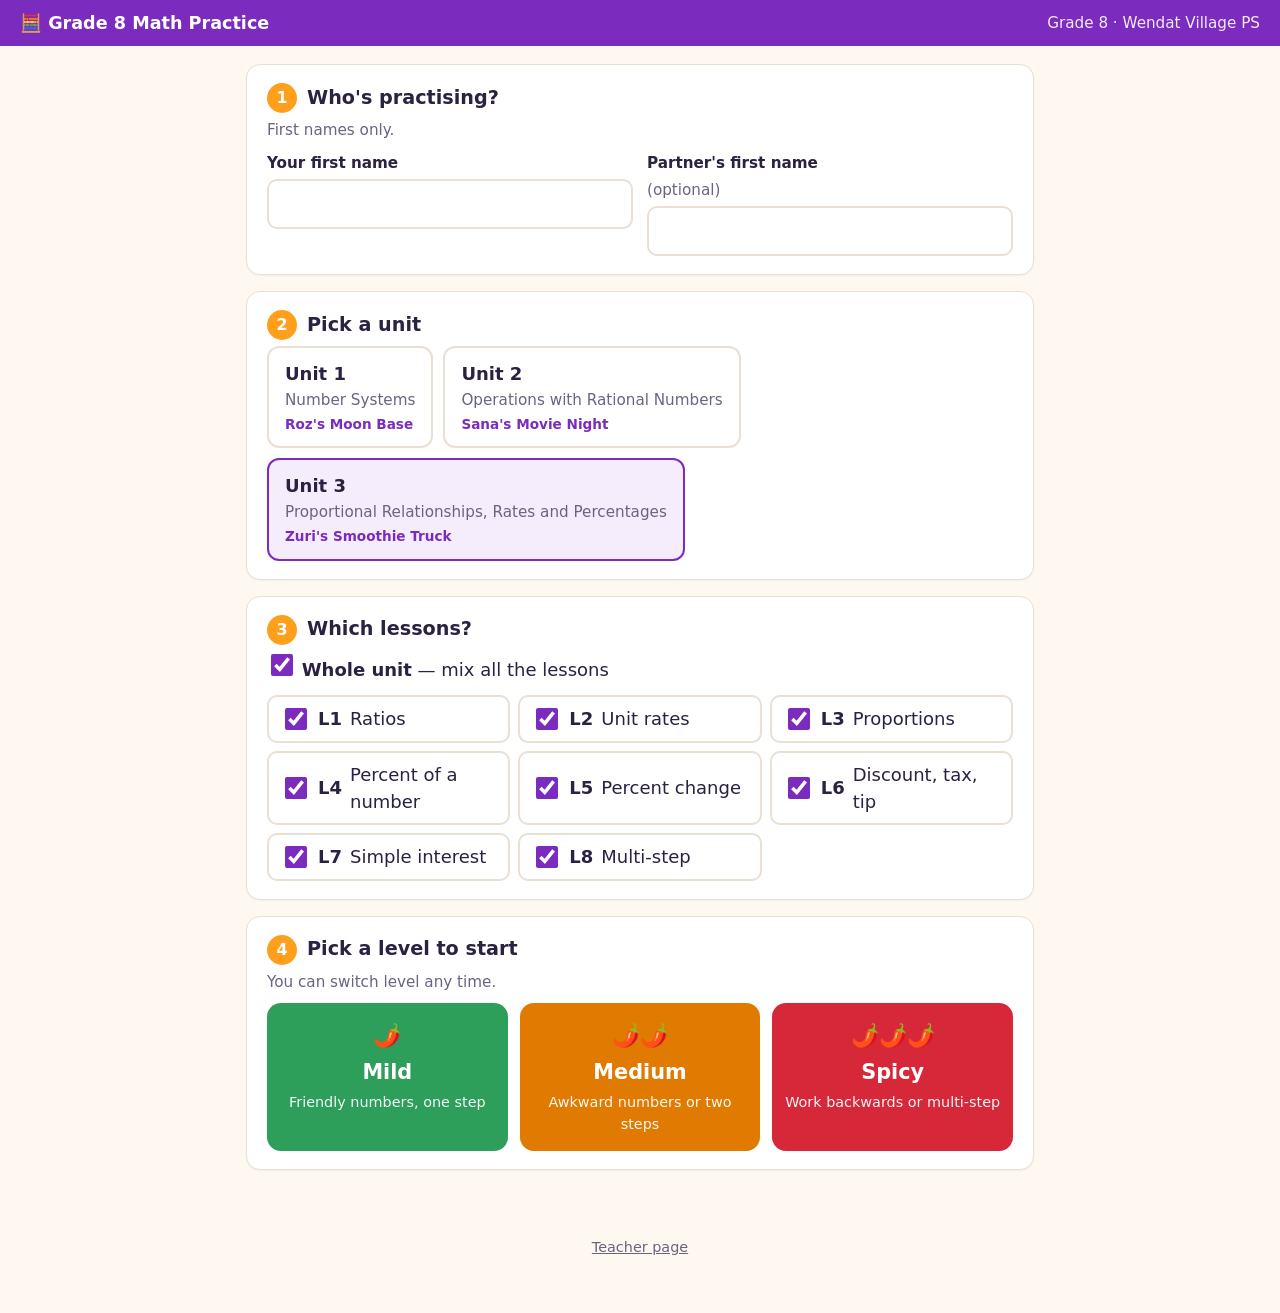
<file: index.html>
<!doctype html>
<html lang="en">
<head>
  <meta charset="utf-8">
  <meta name="viewport" content="width=device-width, initial-scale=1">
  <title>Grade 8 Math Practice</title>
  <link rel="icon" href="data:image/svg+xml,<svg xmlns='http://www.w3.org/2000/svg' viewBox='0 0 100 100'><text y='.9em' font-size='90'>🧮</text></svg>">
  <link rel="stylesheet" href="css/style.css">
</head>
<body>
  <header class="topbar">
    <a class="brand" href="index.html">🧮 Grade 8 Math Practice</a>
    <span class="school">Grade 8 · Wendat Village PS</span>
  </header>

  <main class="wrap">
    <form id="setup" autocomplete="off" novalidate>

      <section class="card mission-card" id="missionCard" hidden>
        <p class="mission-kicker">🎯 Your mission</p>
        <h2 id="missionTitle"></h2>
        <ul class="mission-facts">
          <li><b>Get correct:</b> <span id="missionTargets"></span></li>
          <li><b>Lessons:</b> <span id="missionLessons"></span></li>
          <li><b>Calculator:</b> <span id="missionCalc"></span></li>
        </ul>
      </section>

      <section class="card">
        <h2><span class="num">1</span> Who's practising?</h2>
        <p class="hint">First names only.</p>
        <div class="names">
          <label>Your first name
            <input id="name1" maxlength="20" required>
          </label>
          <label>Partner's first name <span class="opt">(optional)</span>
            <input id="name2" maxlength="20">
          </label>
        </div>
        <p class="hint" id="pairHint" hidden>Working as a pair: one device, and you swap <b>Solver</b> and <b>Checker</b> every question.</p>
      </section>

      <section class="card free-only">
        <h2><span class="num">2</span> Pick a unit</h2>
        <div id="unitList" class="choice-row"></div>
      </section>

      <section class="card free-only">
        <h2><span class="num">3</span> Which lessons?</h2>
        <label class="whole">
          <input type="checkbox" id="wholeUnit" checked> <b>Whole unit</b> — mix all the lessons
        </label>
        <div id="lessonList" class="lesson-grid"></div>
      </section>

      <section class="card free-only">
        <h2><span class="num">4</span> Pick a level to start</h2>
        <p class="hint">You can switch level any time.</p>
        <div id="levelList" class="level-row"></div>
      </section>

      <section class="card mission-only" hidden>
        <button id="startMission" class="btn primary big" type="button">Start the mission →</button>
      </section>
      <p id="formError" class="error" role="alert"></p>
    </form>
    <p class="footer-link"><a href="teacher.html">Teacher page</a></p>
  </main>

  <script src="js/engine.js"></script>
  <script src="units/index.js"></script>
  <script src="js/mission.js"></script>
  <script src="js/start.js"></script>
</body>
</html>
</file>
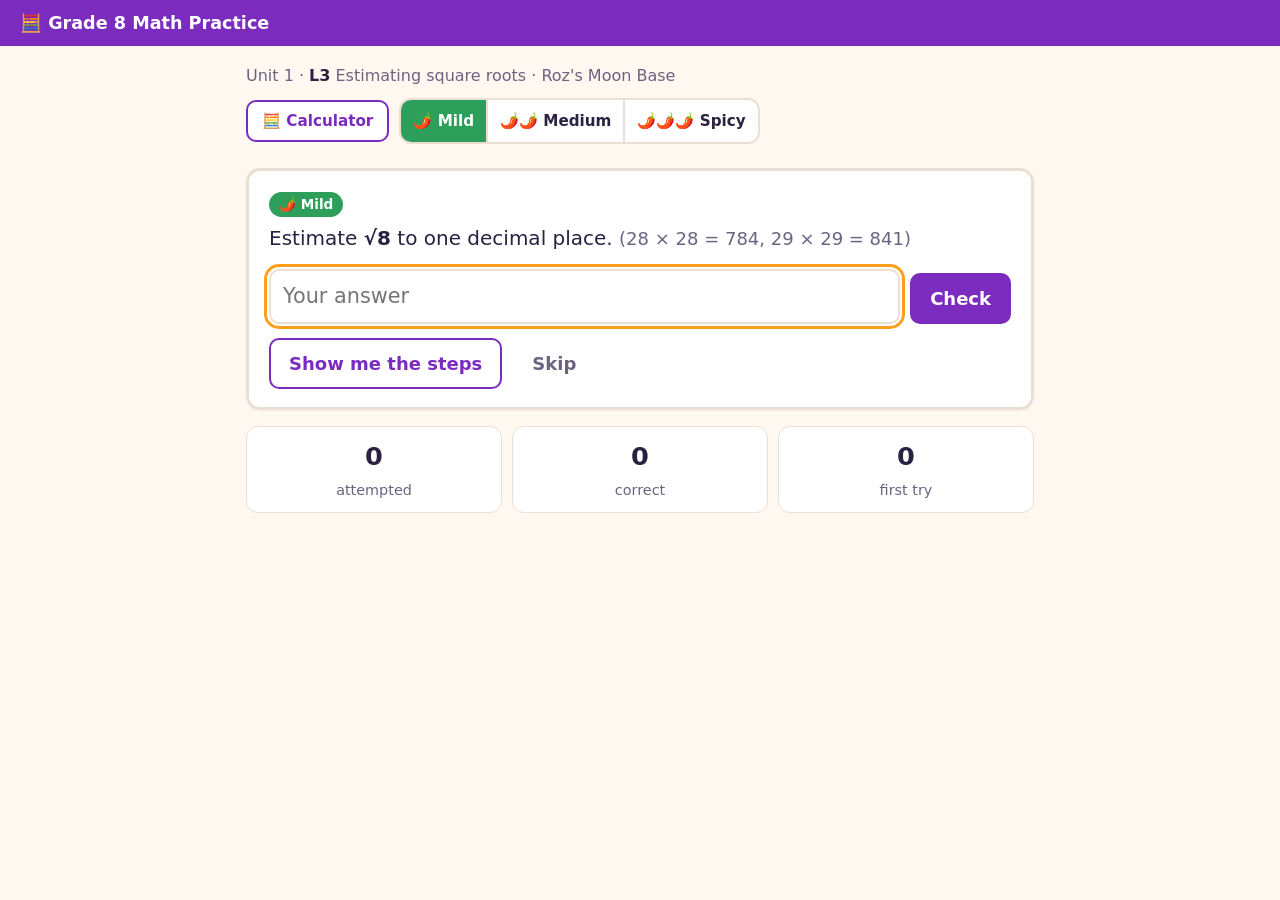
<file: practice.html>
<!doctype html>
<html lang="en">
<head>
  <meta charset="utf-8">
  <meta name="viewport" content="width=device-width, initial-scale=1">
  <title>Practice · Grade 8 Math Practice</title>
  <link rel="icon" href="data:image/svg+xml,<svg xmlns='http://www.w3.org/2000/svg' viewBox='0 0 100 100'><text y='.9em' font-size='90'>🧮</text></svg>">
  <link rel="stylesheet" href="css/style.css">
</head>
<body>
  <header class="topbar">
    <a class="brand" href="index.html">🧮 Grade 8 Math Practice</a>
    <span id="who" class="who"></span>
  </header>

  <main class="wrap" id="layout">
   <div class="col-main">
    <section id="missionBar" class="card mission-bar" hidden aria-label="Mission progress">
      <div class="mb-top">
        <span class="mb-title">🎯 <b id="mbTitle"></b></span>
        <span id="mbCount" class="mb-count"></span>
        <button id="finishBtn" class="btn" type="button">Finish</button>
      </div>
      <div class="progress" role="progressbar" aria-valuemin="0" id="mbBar"><div id="mbFill"></div></div>
    </section>

    <div class="levelbar">
      <span id="lessonLabel" class="lesson-label"></span>
      <div class="levelbar-right">
        <button id="calcToggle" class="btn calc-toggle" type="button" aria-pressed="false">🧮 Calculator</button>
        <div id="levelSwitch" class="seg" role="group" aria-label="Level"></div>
      </div>
    </div>

    <div id="roles" class="roles" hidden></div>

    <article class="card qcard" id="qcard">
      <div id="qmeta" class="qmeta"></div>
      <p id="qtext" class="qtext"></p>

      <form id="answerForm" class="answer" autocomplete="off">
        <div id="inputs" class="inputs"></div>
        <button id="checkBtn" class="btn primary" type="submit">Check</button>
      </form>

      <div id="feedback" class="feedback" aria-live="polite"></div>

      <div class="actions">
        <button id="stepsBtn" class="btn" type="button">Show me the steps</button>
        <button id="skipBtn" class="btn ghost" type="button">Skip</button>
        <button id="nextBtn" class="btn primary" type="button" hidden>Next question →</button>
      </div>

      <div id="steps" class="steps" hidden></div>
    </article>

    <section class="stats" aria-label="Your progress">
      <div><b id="sAtt">0</b><span>attempted</span></div>
      <div><b id="sCor">0</b><span>correct</span></div>
      <div><b id="sFirst">0</b><span>first try</span></div>
    </section>
   </div>
  </main>

  <section id="endScreen" class="end" hidden role="dialog" aria-modal="true" aria-labelledby="endTitle">
    <div class="end-inner">
      <p id="endNames" class="end-names"></p>
      <h1 id="endTitle" class="end-title"></h1>
      <p id="endScore" class="end-score"></p>
      <p id="endBonus" class="end-bonus"></p>
      <div id="endLevels" class="end-levels"></div>
      <p id="endMeta" class="end-meta"></p>
      <p class="end-hint">Show this screen to your teacher.</p>
      <button id="keepGoing" class="btn end-btn" type="button">Keep practising</button>
    </div>
  </section>

  <script src="js/engine.js"></script>
  <script src="units/index.js"></script>
  <script src="js/mission.js"></script>
  <script src="js/config.js"></script>
  <script src="js/tracker.js"></script>
  <script src="js/calculator.js"></script>
  <script src="js/app.js"></script>
</body>
</html>
</file>
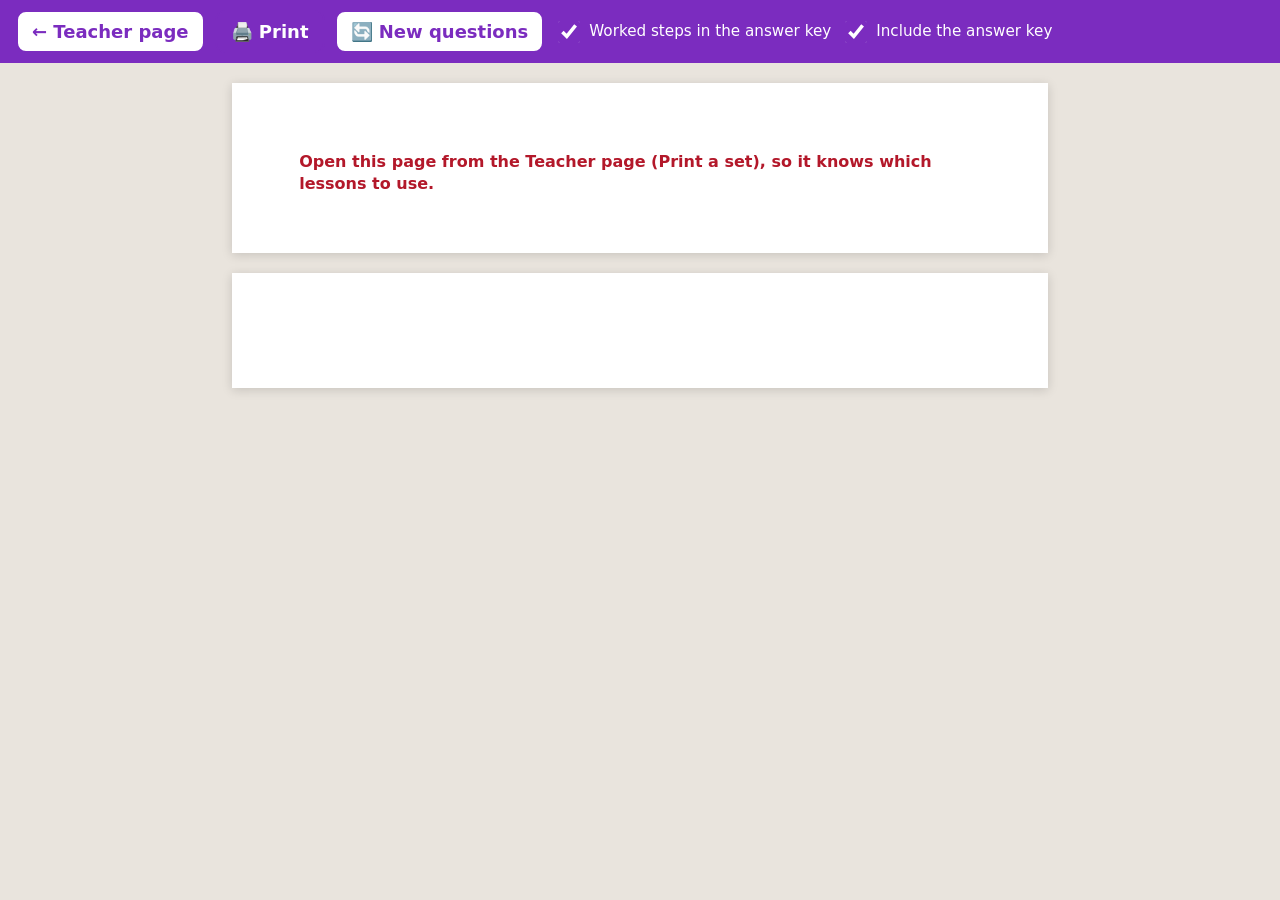
<file: print.html>
<!doctype html>
<html lang="en">
<head>
  <meta charset="utf-8">
  <meta name="viewport" content="width=device-width, initial-scale=1">
  <title>Print a Set · Grade 8 Math Practice</title>
  <link rel="icon" href="data:image/svg+xml,<svg xmlns='http://www.w3.org/2000/svg' viewBox='0 0 100 100'><text y='.9em' font-size='90'>🧮</text></svg>">
  <link rel="stylesheet" href="css/style.css">
  <link rel="stylesheet" href="css/print.css">
</head>
<body class="print-page">
  <div class="print-toolbar no-print">
    <a class="btn" href="teacher.html">← Teacher page</a>
    <button id="printBtn" class="btn primary" type="button">🖨️ Print</button>
    <button id="newBtn" class="btn" type="button">🔄 New questions</button>
    <label><input type="checkbox" id="showSteps" checked> Worked steps in the answer key</label>
    <label><input type="checkbox" id="showKey" checked> Include the answer key</label>
    <span id="printInfo" class="hint"></span>
  </div>

  <main id="sheet" class="sheet"></main>
  <section id="key" class="sheet key-sheet"></section>

  <script src="js/engine.js"></script>
  <script src="units/index.js"></script>
  <script src="js/mission.js"></script>
  <script src="js/print.js"></script>
</body>
</html>
</file>
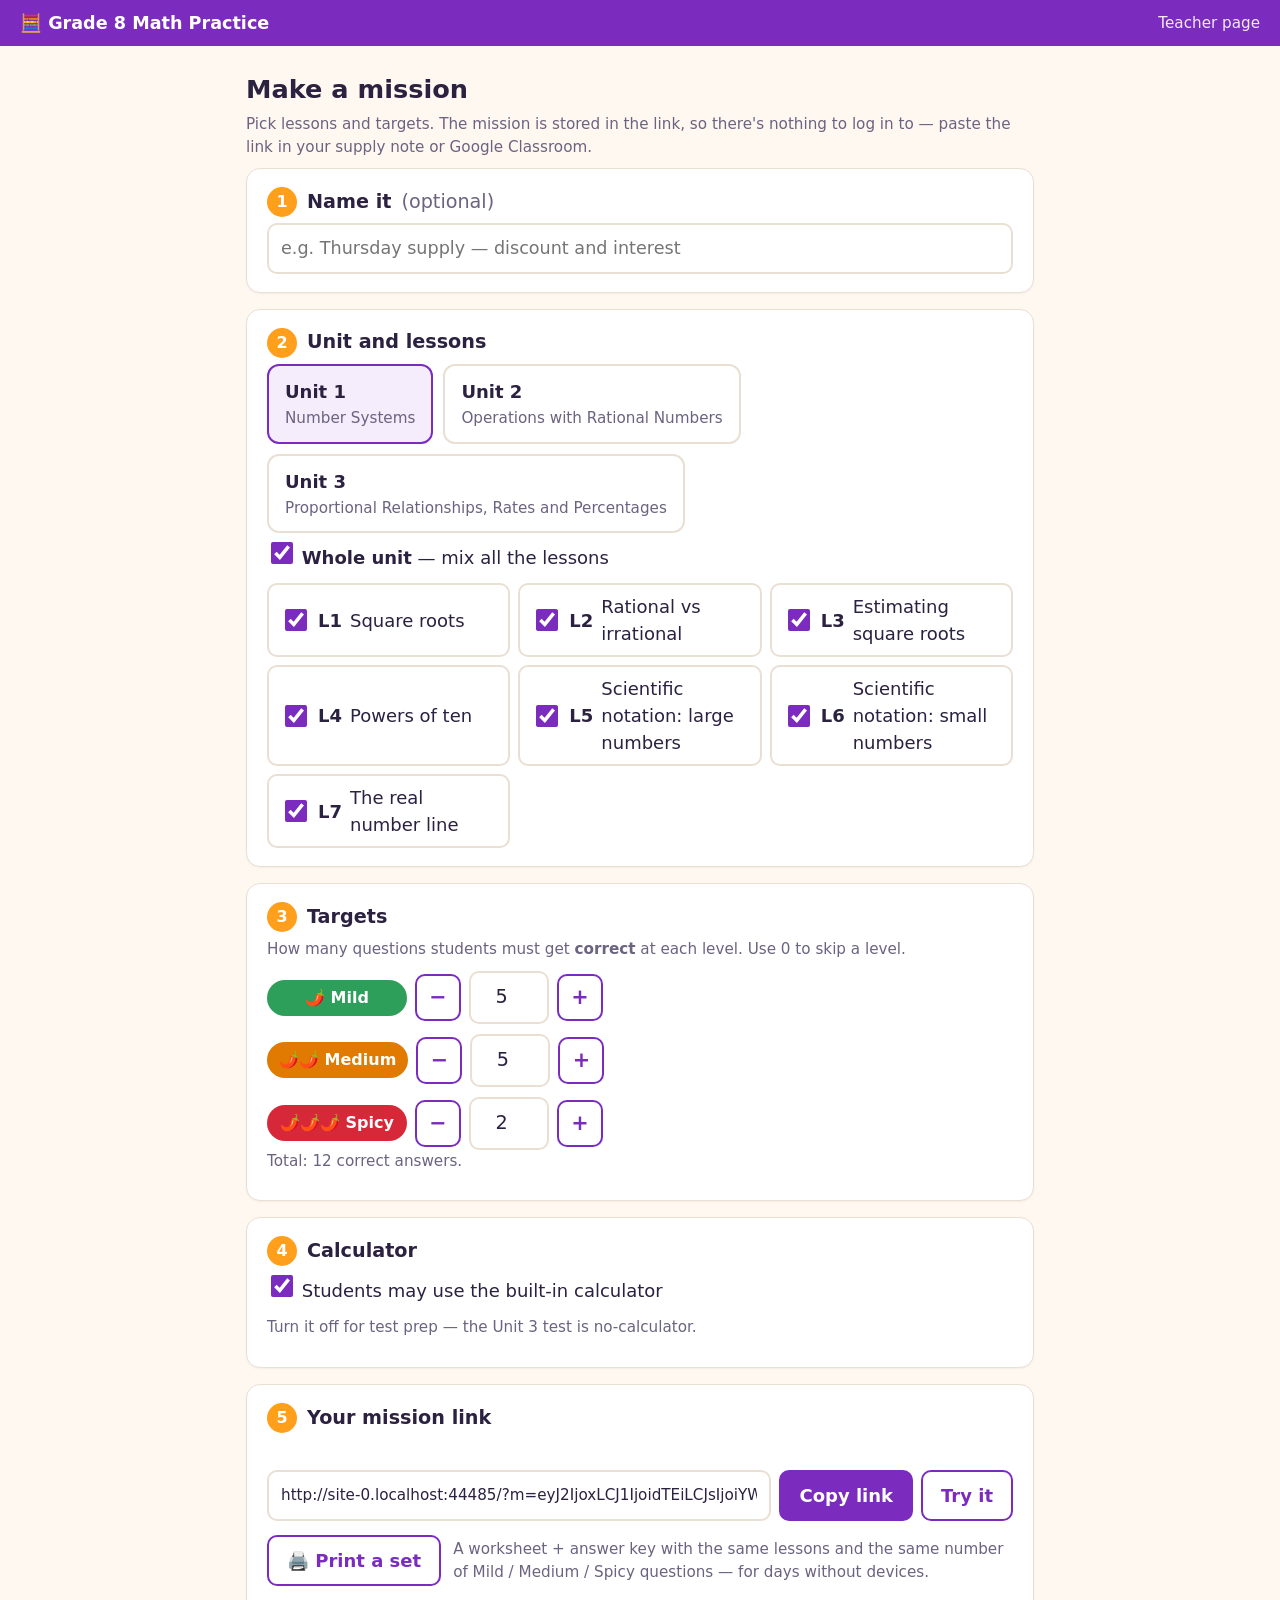
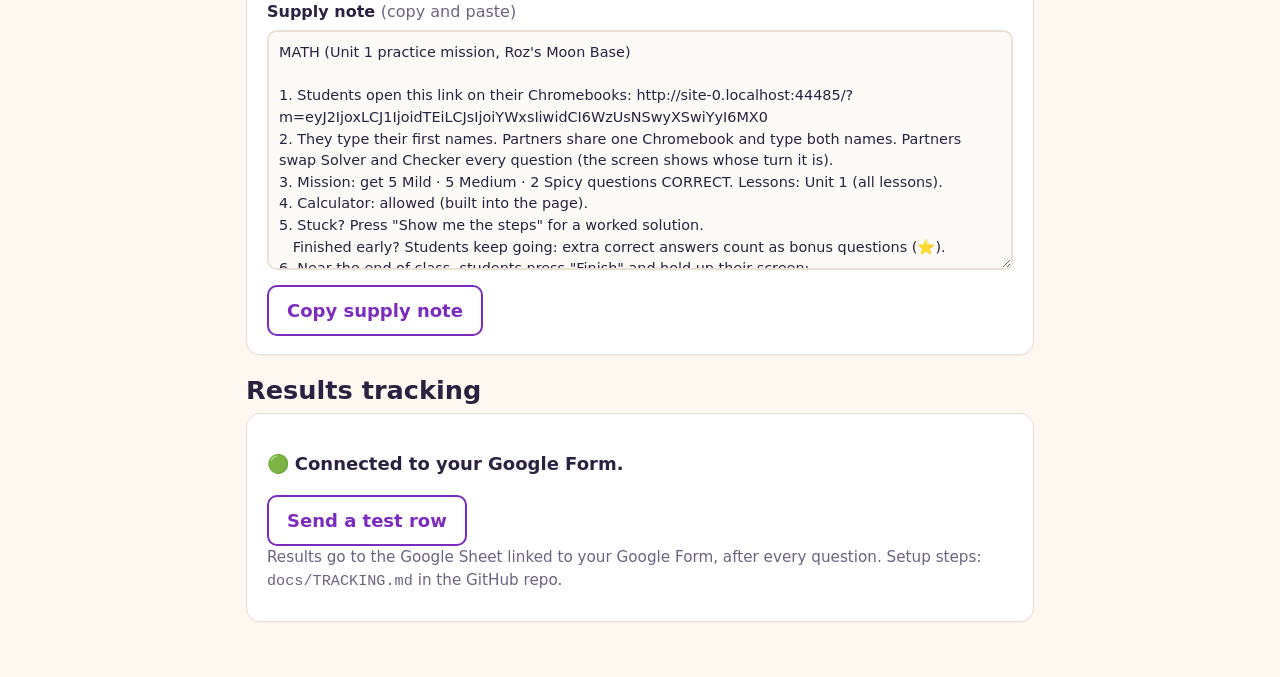
<file: teacher.html>
<!doctype html>
<html lang="en">
<head>
  <meta charset="utf-8">
  <meta name="viewport" content="width=device-width, initial-scale=1">
  <title>Teacher · Grade 8 Math Practice</title>
  <link rel="icon" href="data:image/svg+xml,<svg xmlns='http://www.w3.org/2000/svg' viewBox='0 0 100 100'><text y='.9em' font-size='90'>🧮</text></svg>">
  <link rel="stylesheet" href="css/style.css">
</head>
<body>
  <header class="topbar">
    <a class="brand" href="index.html">🧮 Grade 8 Math Practice</a>
    <span class="school">Teacher page</span>
  </header>

  <main class="wrap">
    <h1 class="page-title">Make a mission</h1>
    <p class="hint">Pick lessons and targets. The mission is stored in the link, so there's nothing to log in to — paste the link in your supply note or Google Classroom.</p>

    <form id="builder" autocomplete="off" onsubmit="return false">
      <section class="card">
        <h2><span class="num">1</span> Name it <span class="opt">(optional)</span></h2>
        <input id="mTitle" maxlength="60" placeholder="e.g. Thursday supply — discount and interest">
      </section>

      <section class="card">
        <h2><span class="num">2</span> Unit and lessons</h2>
        <div id="unitList" class="choice-row"></div>
        <label class="whole"><input type="checkbox" id="wholeUnit" checked> <b>Whole unit</b> — mix all the lessons</label>
        <div id="lessonList" class="lesson-grid"></div>
      </section>

      <section class="card">
        <h2><span class="num">3</span> Targets</h2>
        <p class="hint">How many questions students must get <b>correct</b> at each level. Use 0 to skip a level.</p>
        <div id="targets" class="targets"></div>
        <p class="hint" id="targetTotal"></p>
      </section>

      <section class="card">
        <h2><span class="num">4</span> Calculator</h2>
        <label class="whole"><input type="checkbox" id="calcOn" checked> Students may use the built-in calculator</label>
        <p class="hint">Turn it off for test prep — the Unit 3 test is no-calculator.</p>
      </section>

      <section class="card output">
        <h2><span class="num">5</span> Your mission link</h2>
        <p id="linkError" class="error" role="alert"></p>
        <div class="link-row">
          <input id="mLink" readonly aria-label="Mission link">
          <button id="copyLink" class="btn primary" type="button">Copy link</button>
          <a id="openLink" class="btn" target="_blank" rel="noopener">Try it</a>
        </div>
        <p class="print-row"><a id="printLink" class="btn" target="_blank" rel="noopener">🖨️ Print a set</a>
          <span class="hint">A worksheet + answer key with the same lessons and the same number of Mild / Medium / Spicy questions — for days without devices.</span></p>
        <h3>Supply note <span class="opt">(copy and paste)</span></h3>
        <textarea id="supplyNote" rows="10" readonly aria-label="Supply note"></textarea>
        <button id="copyNote" class="btn" type="button">Copy supply note</button>
        <span id="copied" class="copied" aria-live="polite"></span>
      </section>
    </form>

    <h1 class="page-title">Results tracking</h1>
    <section class="card" id="trackCard">
      <p id="trackStatus"></p>
      <button id="testRow" class="btn" type="button">Send a test row</button>
      <span id="testResult" class="copied" aria-live="polite"></span>
      <p class="hint">Results go to the Google Sheet linked to your Google Form, after every question. Setup steps: <code>docs/TRACKING.md</code> in the GitHub repo.</p>
    </section>
  </main>

  <script src="js/engine.js"></script>
  <script src="units/index.js"></script>
  <script src="js/mission.js"></script>
  <script src="js/config.js"></script>
  <script src="js/tracker.js"></script>
  <script src="js/teacher.js"></script>
</body>
</html>
</file>
<file: css/style.css>
/* Grade 8 Math Practice — one stylesheet for every page */
:root {
  --bg: #fff8f0;
  --card: #ffffff;
  --ink: #2b2140;
  --muted: #6b6380;
  --line: #eadfd3;
  --brand: #7b2cbf;       /* berry */
  --brand-ink: #ffffff;
  --mango: #ff9f1c;
  --mild: #2e9e5b;
  --medium: #e07a00;
  --spicy: #d62839;
  --good-bg: #e3f6ea; --good: #1d7a43;
  --warn-bg: #fff4d6; --warn: #8a5a00;
  --bad-bg: #fde4e6;  --bad: #b3182a;
  --info-bg: #e8f0ff; --info: #2a4d9b;
  --radius: 14px;
}

* { box-sizing: border-box; }
html { -webkit-text-size-adjust: 100%; }
body {
  margin: 0;
  background: var(--bg);
  color: var(--ink);
  font-family: system-ui, -apple-system, "Segoe UI", Roboto, Arial, sans-serif;
  font-size: 18px;
  line-height: 1.5;
}

.sr-only { position: absolute; width: 1px; height: 1px; overflow: hidden; clip: rect(0 0 0 0); }

/* ---------- Top bar ---------- */
.topbar {
  display: flex; align-items: center; justify-content: space-between; gap: 12px; flex-wrap: wrap;
  padding: 10px 20px;
  background: var(--brand); color: var(--brand-ink);
}
.brand { color: inherit; text-decoration: none; font-weight: 700; font-size: 1.1rem; }
.school, .who { opacity: .9; font-size: .95rem; }
.who { font-weight: 600; }

.wrap { max-width: 820px; margin: 0 auto; padding: 18px 16px 40px; }

/* ---------- Cards ---------- */
.card {
  background: var(--card);
  border: 1px solid var(--line);
  border-radius: var(--radius);
  padding: 18px 20px;
  margin-bottom: 16px;
  box-shadow: 0 1px 2px rgba(43,33,64,.05);
}
.card h2 { margin: 0 0 6px; font-size: 1.2rem; display: flex; align-items: center; gap: 10px; }
.num {
  display: inline-grid; place-items: center;
  width: 30px; height: 30px; border-radius: 50%;
  background: var(--mango); color: #fff; font-size: 1rem;
}
.hint { color: var(--muted); margin: 0 0 10px; font-size: .95rem; }
.opt { color: var(--muted); font-weight: 400; }
.error { color: var(--bad); font-weight: 600; min-height: 1.5em; margin: 10px 0 0; }

/* ---------- Inputs and buttons ---------- */
input[type=text], input[type=number], input:not([type]) {
  font: inherit; font-size: 1.1rem;
  padding: 10px 12px; border: 2px solid var(--line); border-radius: 10px;
  width: 100%; background: #fff; color: var(--ink);
}
input:focus-visible, button:focus-visible, a:focus-visible { outline: 3px solid var(--mango); outline-offset: 2px; }

.names { display: grid; grid-template-columns: 1fr 1fr; gap: 14px; }
.names label { display: flex; flex-direction: column; gap: 4px; font-weight: 600; font-size: .95rem; }
@media (max-width: 560px) { .names { grid-template-columns: 1fr; } }

.btn {
  font: inherit; font-weight: 600;
  padding: 10px 18px; min-height: 46px;
  border-radius: 10px; border: 2px solid var(--brand);
  background: #fff; color: var(--brand); cursor: pointer;
}
.btn:hover { background: #f5ecfc; }
.btn.primary { background: var(--brand); color: #fff; }
.btn.primary:hover { background: #6a22a8; }
.btn.ghost { border-color: transparent; color: var(--muted); }
.btn:disabled { opacity: .5; cursor: default; }

/* unit choice */
.choice-row { display: flex; flex-wrap: wrap; gap: 10px; }
.choice {
  font: inherit; text-align: left; cursor: pointer;
  display: flex; flex-direction: column; gap: 2px;
  padding: 12px 16px; border-radius: 12px;
  border: 2px solid var(--line); background: #fff; color: var(--ink);
}
.choice span { color: var(--muted); font-size: .95rem; }
.choice.selected { border-color: var(--brand); background: #f5ecfc; }

/* lesson checkboxes */
.whole { display: block; margin: 6px 0 12px; }
.lesson-grid { display: grid; grid-template-columns: repeat(auto-fill, minmax(220px, 1fr)); gap: 8px; }
.lesson {
  display: flex; align-items: center; gap: 8px;
  padding: 8px 12px; border: 2px solid var(--line); border-radius: 10px; cursor: pointer;
}
.lesson.soon { opacity: .5; cursor: default; }
.lesson em { font-size: .8rem; color: var(--muted); margin-left: auto; }
input[type=checkbox] { width: 22px; height: 22px; accent-color: var(--brand); flex: none; }

/* level buttons on start page */
.level-row { display: grid; grid-template-columns: repeat(3, 1fr); gap: 12px; }
@media (max-width: 560px) { .level-row { grid-template-columns: 1fr; } }
.level-btn {
  font: inherit; cursor: pointer; color: #fff; border: 0; border-radius: 14px;
  padding: 16px 12px; display: flex; flex-direction: column; align-items: center; gap: 4px;
}
.level-btn b { font-size: 1.3rem; }
.level-btn span:last-child { font-size: .9rem; opacity: .95; text-align: center; }
.level-btn .icon { font-size: 1.4rem; }
.level-btn.level-mild { background: var(--mild); }
.level-btn.level-medium { background: var(--medium); }
.level-btn.level-spicy { background: var(--spicy); }
.level-btn:hover { filter: brightness(1.08); }

/* ---------- Practice screen ---------- */
.levelbar {
  display: flex; align-items: center; justify-content: space-between; gap: 10px; flex-wrap: wrap;
  margin-bottom: 12px;
}
.lesson-label { font-size: 1rem; color: var(--muted); }
.lesson-label b { color: var(--ink); }

.seg { display: inline-flex; border-radius: 12px; overflow: hidden; border: 2px solid var(--line); background: #fff; }
.seg-btn {
  font: inherit; font-weight: 600; font-size: .95rem;
  border: 0; background: transparent; color: var(--ink); padding: 8px 12px; min-height: 42px; cursor: pointer;
}
.seg-btn + .seg-btn { border-left: 2px solid var(--line); }
.seg-btn.on.level-mild { background: var(--mild); color: #fff; }
.seg-btn.on.level-medium { background: var(--medium); color: #fff; }
.seg-btn.on.level-spicy { background: var(--spicy); color: #fff; }

.roles {
  display: flex; gap: 10px; flex-wrap: wrap; margin-bottom: 12px;
}
.roles span {
  background: #fff; border: 2px dashed var(--mango); border-radius: 10px; padding: 6px 12px;
}

.qcard { border-width: 3px; transition: border-color .2s; }
.qcard.good { border-color: var(--good); }
.qcard.bad { border-color: var(--bad); }
.qmeta { margin-bottom: 6px; }
.tag { display: inline-block; font-size: .85rem; font-weight: 700; color: #fff; border-radius: 999px; padding: 2px 10px; }
.tag.level-mild { background: var(--mild); }
.tag.level-medium { background: var(--medium); }
.tag.level-spicy { background: var(--spicy); }
.qtext { font-size: 1.25rem; margin: 6px 0 16px; }

.answer { display: flex; gap: 10px; }
.answer input { flex: 1; font-size: 1.3rem; }
.answer input:disabled { background: #f6f3ef; }

.feedback { margin: 12px 0 0; padding: 0; border-radius: 10px; }
.feedback:empty { display: none; }
.feedback.good { background: var(--good-bg); color: var(--good); padding: 10px 14px; }
.feedback.warn { background: var(--warn-bg); color: var(--warn); padding: 10px 14px; }
.feedback.bad { background: var(--bad-bg); color: var(--bad); padding: 10px 14px; }
.feedback.info { background: var(--info-bg); color: var(--info); padding: 10px 14px; }

.actions { display: flex; gap: 10px; flex-wrap: wrap; margin-top: 14px; }
.actions #nextBtn { margin-left: auto; }

.steps { margin-top: 16px; border-top: 2px dashed var(--line); padding-top: 14px; }
.steps ol { margin: 10px 0 0; padding-left: 1.4em; }
.steps li { margin-bottom: 8px; }
.keymove {
  background: #f5ecfc; border-left: 5px solid var(--brand); border-radius: 8px; padding: 10px 14px;
}
.keymove span { display: block; font-weight: 700; font-size: .85rem; color: var(--brand); text-transform: uppercase; letter-spacing: .04em; }
.note { color: var(--muted); font-size: .9em; }

.stats { display: grid; grid-template-columns: repeat(3, 1fr); gap: 10px; }
.stats div { background: #fff; border: 1px solid var(--line); border-radius: 12px; padding: 10px; text-align: center; }
.stats b { display: block; font-size: 1.6rem; }
.stats span { color: var(--muted); font-size: .9rem; }

/* ---------- Calculator ---------- */
.levelbar-right { display: flex; align-items: center; gap: 10px; flex-wrap: wrap; }
.calc-toggle { min-height: 42px; padding: 6px 14px; font-size: .95rem; }
.calc-toggle.on { background: var(--brand); color: #fff; }

.wrap.with-calc { max-width: 1180px; display: grid; grid-template-columns: minmax(0, 1fr) 300px; gap: 20px; align-items: start; }
.col-main { min-width: 0; }

.calc { position: sticky; top: 16px; padding: 14px; margin: 0; }
.calc[hidden] { display: none; }
.calc-head { display: flex; justify-content: space-between; align-items: center; margin-bottom: 8px; }
.calc-x { font: inherit; border: 0; background: transparent; font-size: 1.2rem; cursor: pointer; color: var(--muted); padding: 4px 8px; border-radius: 8px; }
.calc-x:hover { background: #f5ecfc; }
.calc-hist { list-style: none; margin: 0 0 6px; padding: 0; font-family: ui-monospace, Menlo, Consolas, monospace; font-size: .85rem; color: var(--muted); text-align: right; min-height: 1.3em; }
.calc-hist li { white-space: nowrap; overflow: hidden; text-overflow: ellipsis; }
.calc .calc-in { font-family: ui-monospace, Menlo, Consolas, monospace; font-size: 1.25rem; text-align: right; padding: 8px 10px; }
.calc-out { text-align: right; min-height: 1.5em; color: var(--muted); font-family: ui-monospace, Menlo, Consolas, monospace; margin: 2px 0 8px; }
.calc-out.err { color: var(--bad); font-family: inherit; font-size: .9rem; }
.calc-keys { display: grid; grid-template-columns: repeat(4, 1fr); gap: 6px; }
.ck {
  font: inherit; font-size: 1.15rem; font-weight: 600; min-height: 46px;
  border: 1px solid var(--line); border-radius: 10px; background: #fbf8f5; color: var(--ink); cursor: pointer;
}
.ck:hover { background: #f1ebe4; }
.ck:active { transform: translateY(1px); }
.ck.op { background: #f5ecfc; color: var(--brand); }
.ck.fn { background: #eef0f4; color: var(--muted); }
.ck.eq { background: var(--brand); color: #fff; border-color: var(--brand); }
.calc-row { display: grid; grid-template-columns: 1fr 3fr; gap: 6px; margin-top: 6px; }
.calc-use { font-size: .95rem; padding: 8px; }

/* narrow screens: calculator slides up from the bottom */
@media (max-width: 899px) {
  .wrap.with-calc { display: block; padding-bottom: 470px; }
  .calc { position: fixed; left: 0; right: 0; bottom: 0; top: auto; max-width: 420px; margin: 0 auto; border-radius: 16px 16px 0 0; box-shadow: 0 -6px 24px rgba(43,33,64,.18); z-index: 10; }
}
@media (max-width: 899px) {
  .wrap.with-calc { padding-bottom: 400px; }
  .calc { padding: 10px 12px; }
  .ck { min-height: 38px; font-size: 1.05rem; }
  .calc-hist { display: none; }
}

/* ---------- Answer boxes ---------- */
.answer { align-items: flex-end; }
.inputs { flex: 1; display: flex; gap: 10px; flex-wrap: wrap; min-width: 0; }
.ans-wrap { flex: 1; display: flex; flex-direction: column; gap: 4px; min-width: 140px; position: relative; }
.inputs:not(.multi) .ans-wrap { flex-direction: row; align-items: center; }
.ans-label { font-weight: 600; font-size: .95rem; }
.ans-input { font-size: 1.3rem !important; }
.inputs:not(.multi) .ans-input { flex: 1; }
.ans-unit { color: var(--muted); font-size: .95rem; }
.inputs.multi .ans-unit { position: absolute; right: 12px; bottom: 12px; pointer-events: none; }
.ans-input.ok { border-color: var(--good); background: var(--good-bg); }
.ans-input.no { border-color: var(--bad); background: var(--bad-bg); }
.ans-input:disabled { background: #f6f3ef; }

/* ---------- Missions ---------- */
.mission-card { border: 3px solid var(--mango); background: #fff6e8; }
.mission-kicker { margin: 0; font-weight: 700; color: var(--medium); text-transform: uppercase; letter-spacing: .05em; font-size: .85rem; }
.mission-card h2 { font-size: 1.4rem; margin: 2px 0 8px; }
.mission-facts { margin: 0; padding-left: 1.2em; }
.btn.big { width: 100%; font-size: 1.25rem; min-height: 60px; }
.footer-link { text-align: center; font-size: .9rem; margin-top: 24px; }
.footer-link a { color: var(--muted); }

.mission-bar { padding: 12px 16px; border: 2px solid var(--mango); }
.mb-top { display: flex; align-items: center; gap: 12px; flex-wrap: wrap; margin-bottom: 8px; }
.mb-title { flex: 1; min-width: 0; }
.mb-count { font-weight: 700; font-size: 1.1rem; }
.mb-top .btn { min-height: 38px; padding: 4px 14px; }
.progress { height: 16px; background: #f1e7dc; border-radius: 999px; overflow: hidden; }
.progress > div { height: 100%; width: 0; background: linear-gradient(90deg, var(--mango), var(--medium)); border-radius: 999px; transition: width .4s; }
.mission-bar.complete .progress > div { background: var(--good); }
.lvcount { font-weight: 600; opacity: .85; margin-left: 2px; }
.seg-btn:disabled { opacity: .35; cursor: not-allowed; }
.level-done { margin-top: 6px; font-weight: 700; }

/* End screen: big and colour-coded so a supply teacher can check from across the room */
.end {
  position: fixed; inset: 0; z-index: 50; overflow-y: auto;
  display: flex; align-items: center; justify-content: center; text-align: center;
  color: #fff; padding: 24px 16px;
}
.end[hidden] { display: none; }
.end.green { background: #1d7a43; }
.end.yellow { background: #f2b705; color: #2b2140; }
.end.red { background: #c0392b; }
.end-inner { max-width: 900px; }
.end-names { font-size: clamp(1.8rem, 5vw, 3.2rem); font-weight: 800; margin: 0 0 4px; }
.end-title { font-size: clamp(2rem, 6vw, 4rem); margin: 0; line-height: 1.1; }
.end-score { font-size: clamp(5rem, 20vw, 12rem); font-weight: 900; margin: 0; line-height: 1; letter-spacing: -.02em; }
.end-levels { display: flex; flex-wrap: wrap; gap: 10px; justify-content: center; margin: 16px 0; }
.end-levels span { background: rgba(255,255,255,.2); border-radius: 999px; padding: 6px 16px; font-size: 1.2rem; font-weight: 700; }
.end.yellow .end-levels span { background: rgba(43,33,64,.12); }
.end-meta { font-size: 1.05rem; opacity: .95; }
.end-hint { font-size: 1.1rem; font-weight: 700; margin: 18px 0; }
.end-btn { background: rgba(255,255,255,.95); color: var(--ink); border-color: transparent; }
body.end-open { overflow: hidden; }

/* Teacher page */
.page-title { margin: 6px 0 4px; font-size: 1.6rem; }
.targets { display: grid; gap: 10px; }
.target { display: flex; align-items: center; gap: 8px; }
.target .tag { min-width: 140px; text-align: center; font-size: 1rem; padding: 6px 12px; }
.target input { width: 80px; text-align: center; font-size: 1.2rem; }
.btn.step { min-width: 46px; padding: 6px 0; font-size: 1.3rem; }
.link-row { display: flex; gap: 8px; flex-wrap: wrap; margin-bottom: 14px; }
.link-row input { flex: 1; min-width: 220px; font-size: .95rem; }
.link-row a.btn { text-decoration: none; display: inline-flex; align-items: center; }
.link-row a[aria-disabled="true"] { opacity: .4; pointer-events: none; }
.output h3 { font-size: 1rem; margin: 6px 0; }
.output textarea { width: 100%; font: inherit; font-size: .9rem; padding: 10px; border: 2px solid var(--line); border-radius: 10px; margin-bottom: 8px; background: #fcfaf7; color: var(--ink); }
.copied { color: var(--good); font-weight: 700; margin-left: 10px; }
.print-row { display: flex; align-items: center; gap: 12px; flex-wrap: wrap; margin: 0 0 14px; }
.print-row a.btn { text-decoration: none; display: inline-flex; align-items: center; white-space: nowrap; }
.print-row a[aria-disabled="true"] { opacity: .4; pointer-events: none; }
.print-row .hint { margin: 0; flex: 1; min-width: 220px; }
.end-bonus { font-size: clamp(1.4rem, 4vw, 2.2rem); font-weight: 800; margin: 4px 0 0; }
.end-bonus:empty { display: none; }

/* Choice answers (Rational / Irrational, <  >  =) */
.choices { display: flex; flex-wrap: wrap; gap: 10px; }
.choice-btn { min-width: 110px; font-size: 1.15rem; }
.choice-btn.picked { background: var(--brand); color: #fff; }
.inputs .ans-wrap:has(.choices) { flex-direction: column; align-items: flex-start; }
/* keep fractions like 2 1/3 on one line */
.fr { white-space: nowrap; }
.choice .story { color: var(--brand); font-size: .85rem; font-weight: 600; }
.lesson-label .story { color: var(--muted); }
</file>
<file: css/print.css>
/* Worksheet + answer key ("Print a set") */
.print-page { background: #e9e4dd; }
.print-toolbar {
  position: sticky; top: 0; z-index: 5; display: flex; flex-wrap: wrap; gap: 10px; align-items: center;
  padding: 10px 16px; background: var(--brand); color: #fff;
}
.print-toolbar .btn { min-height: 40px; padding: 6px 14px; text-decoration: none; }
.print-toolbar label { display: inline-flex; align-items: center; gap: 6px; font-size: .95rem; }
.print-toolbar .hint { color: #fff; opacity: .9; margin: 0; }

.sheet {
  background: #fff; color: #000; max-width: 8.5in; margin: 20px auto; padding: .6in .7in;
  box-shadow: 0 2px 10px rgba(0,0,0,.15); font-size: 12pt; line-height: 1.4;
}
.sheet[hidden] { display: none; }
.p-head { border-bottom: 2px solid #000; margin-bottom: 12px; padding-bottom: 6px; }
.p-name { display: flex; justify-content: space-between; gap: 20px; margin-bottom: 10px; }
.p-head h1 { font-size: 18pt; margin: 0; }
.p-sub { margin: 2px 0 0; font-size: 10pt; color: #333; }
.blank { display: inline-block; min-width: 1.4in; border-bottom: 1px solid #000; height: 1em; vertical-align: bottom; }
.blank.long { min-width: 2.6in; }

.p-level { font-size: 13pt; margin: 16px 0 6px; padding: 3px 10px; border-left: 6px solid; background: #f4f4f4; }
.p-level small { font-weight: 400; font-size: 9.5pt; color: #444; }
.p-level.level-mild { border-color: var(--mild); }
.p-level.level-medium { border-color: var(--medium); }
.p-level.level-spicy { border-color: var(--spicy); }

.p-q, .k-q { display: flex; gap: 10px; break-inside: avoid; page-break-inside: avoid; margin-bottom: 10px; }
.p-num { flex: none; width: 26px; height: 26px; border: 1.5px solid #000; border-radius: 50%; display: grid; place-items: center; font-weight: 700; font-size: 11pt; }
.p-body { flex: 1; min-width: 0; }
.p-tag { margin: 0; font-size: 8.5pt; color: #555; text-transform: uppercase; letter-spacing: .04em; }
.p-text { margin: 2px 0 4px; }
.p-work { height: 1.3in; border: 1px dashed #aaa; border-radius: 6px; margin-bottom: 6px; }
.p-answer { display: flex; flex-wrap: wrap; gap: 8px 24px; justify-content: flex-end; }
.sheet .note { color: #444; }

.key-sheet .k-ans { margin: 2px 0; font-weight: 700; font-size: 12.5pt; }
.k-steps { margin: 0 0 4px; padding-left: 1.2em; font-size: 10pt; color: #222; }
.k-steps li { margin-bottom: 1px; }

@media print {
  @page { size: letter; margin: .5in; }
  .no-print { display: none !important; }
  .print-page { background: #fff; }
  .sheet { box-shadow: none; margin: 0; padding: 0; max-width: none; }
  .key-sheet { break-before: page; page-break-before: always; }
  .p-level { -webkit-print-color-adjust: exact; print-color-adjust: exact; }
}
.blank.short { min-width: .4in; }
.p-level { break-after: avoid; page-break-after: avoid; }
</file>
